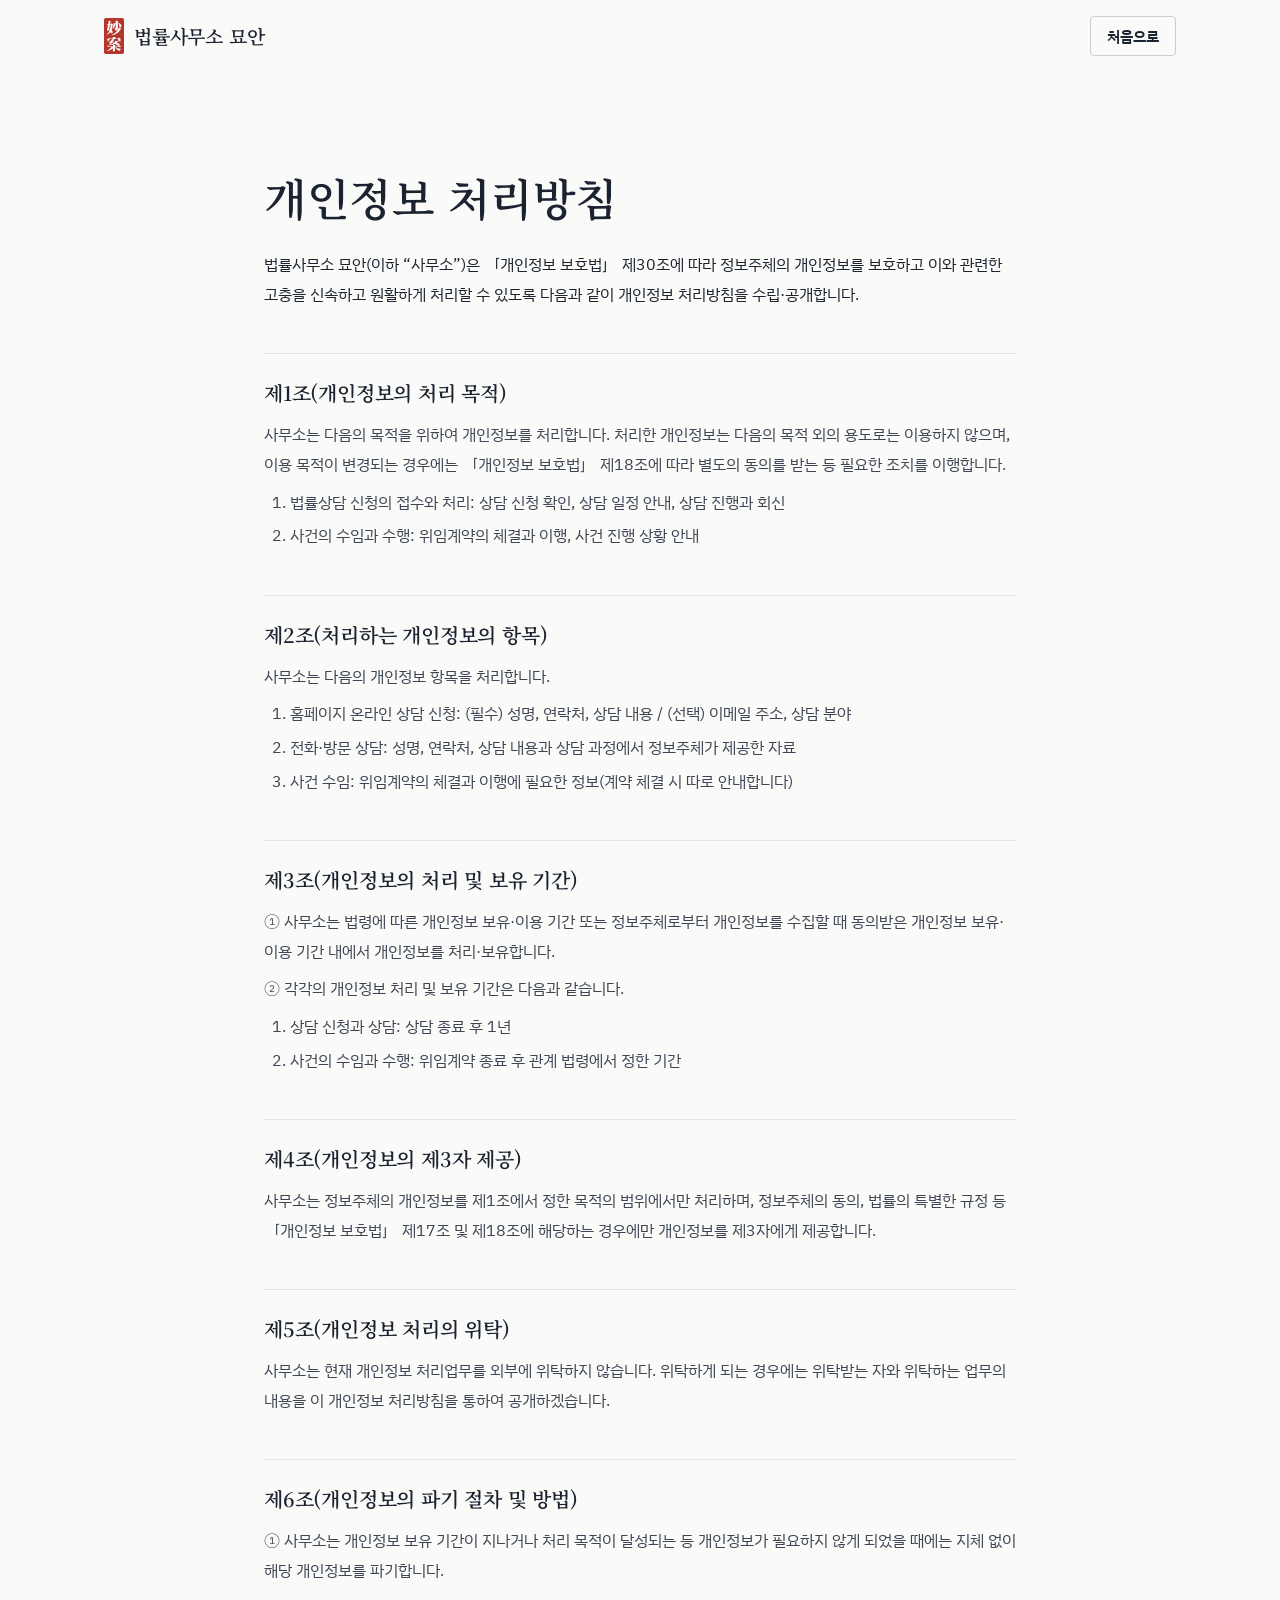
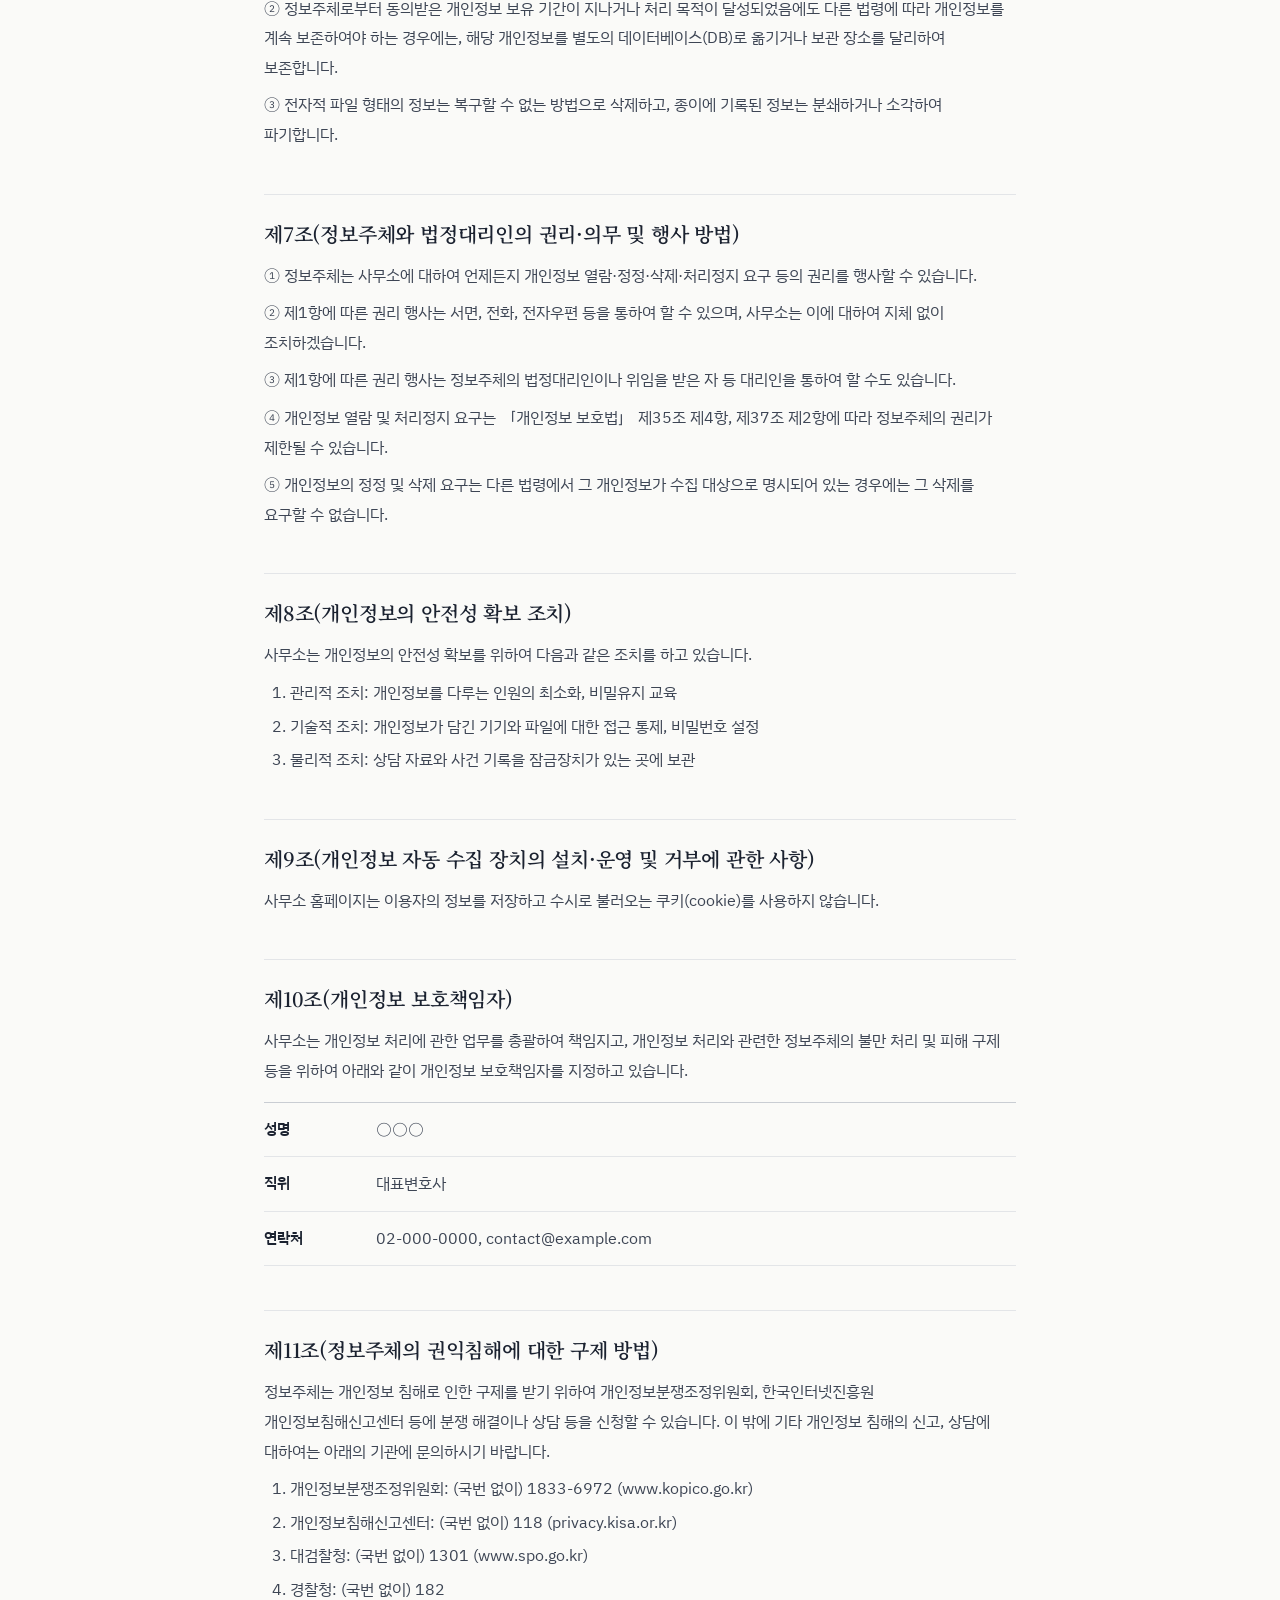
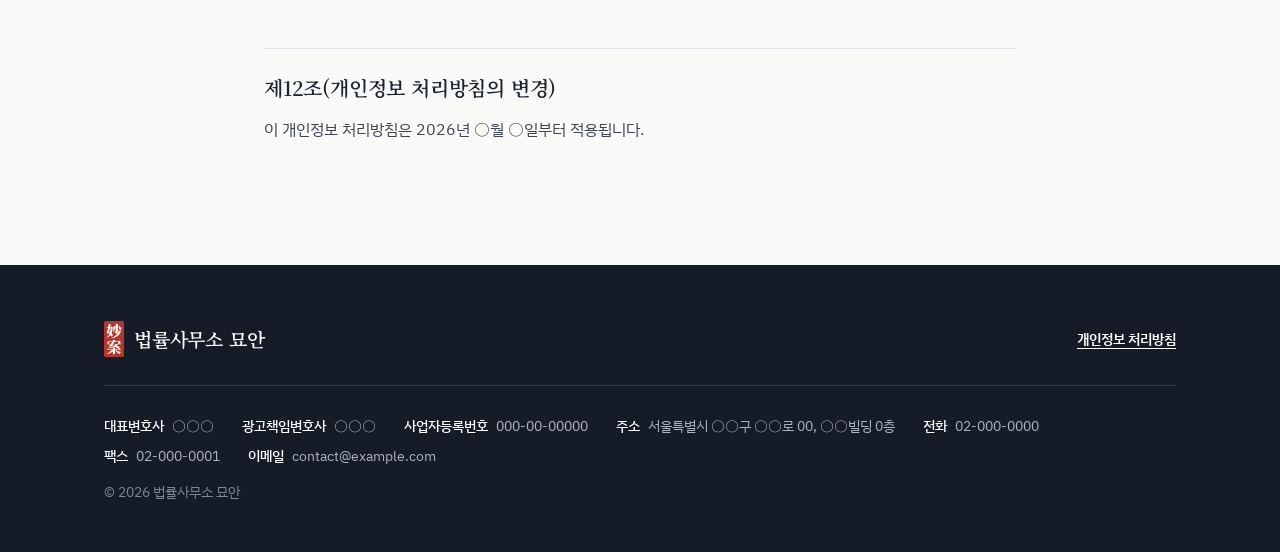
<file: myoan/privacy.html>
<!doctype html>
<html lang="ko">
<head>
  <meta charset="utf-8">
  <meta name="viewport" content="width=device-width, initial-scale=1">
  <title>개인정보 처리방침 | 법률사무소 묘안</title>
  <meta name="description" content="법률사무소 묘안의 개인정보 처리방침입니다.">
  <meta name="theme-color" content="#FAFAF8">
  <link rel="icon" href="assets/img/favicon.svg" type="image/svg+xml">
  <link rel="icon" href="assets/img/favicon-32.png" sizes="32x32" type="image/png">
  <link rel="apple-touch-icon" href="assets/img/apple-touch-icon.png">
  <link rel="preconnect" href="https://fonts.googleapis.com">
  <link rel="preconnect" href="https://fonts.gstatic.com" crossorigin>
  <link rel="stylesheet" href="https://fonts.googleapis.com/css2?family=IBM+Plex+Sans+KR:wght@400;500;600&family=Noto+Serif+KR:wght@500;600&display=swap">
  <link rel="stylesheet" href="assets/css/style.css">
  <script src="assets/js/main.js" defer></script>
</head>
<body>
  <a class="skip-link" href="#main">본문 바로가기</a>

  <header class="site-header">
    <div class="wrap header-inner">
      <a class="brand" href="index.html">
        <img src="assets/img/seal.svg" alt="" width="20" height="36">
        <span>법률사무소 묘안</span>
      </a>
      <a class="btn btn-ghost btn-sm" href="index.html">처음으로</a>
    </div>
  </header>

  <main id="main" class="doc">
    <div class="wrap">
      <h1>개인정보 처리방침</h1>
      <p class="doc-intro">법률사무소 묘안(이하 “사무소”)은 「개인정보 보호법」 제30조에 따라 정보주체의 개인정보를 보호하고 이와 관련한 고충을 신속하고 원활하게 처리할 수 있도록 다음과 같이 개인정보 처리방침을 수립·공개합니다.</p>

      <h2>제1조(개인정보의 처리 목적)</h2>
      <p>사무소는 다음의 목적을 위하여 개인정보를 처리합니다. 처리한 개인정보는 다음의 목적 외의 용도로는 이용하지 않으며, 이용 목적이 변경되는 경우에는 「개인정보 보호법」 제18조에 따라 별도의 동의를 받는 등 필요한 조치를 이행합니다.</p>
      <ol>
        <li>법률상담 신청의 접수와 처리: 상담 신청 확인, 상담 일정 안내, 상담 진행과 회신</li>
        <li>사건의 수임과 수행: 위임계약의 체결과 이행, 사건 진행 상황 안내</li>
      </ol>

      <h2>제2조(처리하는 개인정보의 항목)</h2>
      <p>사무소는 다음의 개인정보 항목을 처리합니다.</p>
      <ol>
        <li>홈페이지 온라인 상담 신청: (필수) 성명, 연락처, 상담 내용 / (선택) 이메일 주소, 상담 분야</li>
        <li>전화·방문 상담: 성명, 연락처, 상담 내용과 상담 과정에서 정보주체가 제공한 자료</li>
        <li>사건 수임: 위임계약의 체결과 이행에 필요한 정보(계약 체결 시 따로 안내합니다)</li>
      </ol>

      <h2>제3조(개인정보의 처리 및 보유 기간)</h2>
      <p>① 사무소는 법령에 따른 개인정보 보유·이용 기간 또는 정보주체로부터 개인정보를 수집할 때 동의받은 개인정보 보유·이용 기간 내에서 개인정보를 처리·보유합니다.</p>
      <p>② 각각의 개인정보 처리 및 보유 기간은 다음과 같습니다.</p>
      <ol>
        <li>상담 신청과 상담: 상담 종료 후 1년</li>
        <li>사건의 수임과 수행: 위임계약 종료 후 관계 법령에서 정한 기간</li>
      </ol>

      <h2>제4조(개인정보의 제3자 제공)</h2>
      <p>사무소는 정보주체의 개인정보를 제1조에서 정한 목적의 범위에서만 처리하며, 정보주체의 동의, 법률의 특별한 규정 등 「개인정보 보호법」 제17조 및 제18조에 해당하는 경우에만 개인정보를 제3자에게 제공합니다.</p>

      <h2>제5조(개인정보 처리의 위탁)</h2>
      <p>사무소는 현재 개인정보 처리업무를 외부에 위탁하지 않습니다. 위탁하게 되는 경우에는 위탁받는 자와 위탁하는 업무의 내용을 이 개인정보 처리방침을 통하여 공개하겠습니다.</p>

      <h2>제6조(개인정보의 파기 절차 및 방법)</h2>
      <p>① 사무소는 개인정보 보유 기간이 지나거나 처리 목적이 달성되는 등 개인정보가 필요하지 않게 되었을 때에는 지체 없이 해당 개인정보를 파기합니다.</p>
      <p>② 정보주체로부터 동의받은 개인정보 보유 기간이 지나거나 처리 목적이 달성되었음에도 다른 법령에 따라 개인정보를 계속 보존하여야 하는 경우에는, 해당 개인정보를 별도의 데이터베이스(DB)로 옮기거나 보관 장소를 달리하여 보존합니다.</p>
      <p>③ 전자적 파일 형태의 정보는 복구할 수 없는 방법으로 삭제하고, 종이에 기록된 정보는 분쇄하거나 소각하여 파기합니다.</p>

      <h2>제7조(정보주체와 법정대리인의 권리·의무 및 행사 방법)</h2>
      <p>① 정보주체는 사무소에 대하여 언제든지 개인정보 열람·정정·삭제·처리정지 요구 등의 권리를 행사할 수 있습니다.</p>
      <p>② 제1항에 따른 권리 행사는 서면, 전화, 전자우편 등을 통하여 할 수 있으며, 사무소는 이에 대하여 지체 없이 조치하겠습니다.</p>
      <p>③ 제1항에 따른 권리 행사는 정보주체의 법정대리인이나 위임을 받은 자 등 대리인을 통하여 할 수도 있습니다.</p>
      <p>④ 개인정보 열람 및 처리정지 요구는 「개인정보 보호법」 제35조 제4항, 제37조 제2항에 따라 정보주체의 권리가 제한될 수 있습니다.</p>
      <p>⑤ 개인정보의 정정 및 삭제 요구는 다른 법령에서 그 개인정보가 수집 대상으로 명시되어 있는 경우에는 그 삭제를 요구할 수 없습니다.</p>

      <h2>제8조(개인정보의 안전성 확보 조치)</h2>
      <p>사무소는 개인정보의 안전성 확보를 위하여 다음과 같은 조치를 하고 있습니다.</p>
      <ol>
        <li>관리적 조치: 개인정보를 다루는 인원의 최소화, 비밀유지 교육</li>
        <li>기술적 조치: 개인정보가 담긴 기기와 파일에 대한 접근 통제, 비밀번호 설정</li>
        <li>물리적 조치: 상담 자료와 사건 기록을 잠금장치가 있는 곳에 보관</li>
      </ol>

      <h2>제9조(개인정보 자동 수집 장치의 설치·운영 및 거부에 관한 사항)</h2>
      <p>사무소 홈페이지는 이용자의 정보를 저장하고 수시로 불러오는 쿠키(cookie)를 사용하지 않습니다.</p>

      <h2>제10조(개인정보 보호책임자)</h2>
      <p>사무소는 개인정보 처리에 관한 업무를 총괄하여 책임지고, 개인정보 처리와 관련한 정보주체의 불만 처리 및 피해 구제 등을 위하여 아래와 같이 개인정보 보호책임자를 지정하고 있습니다.</p>
      <dl class="doc-table">
        <div><dt>성명</dt><dd>○○○</dd></div>
        <div><dt>직위</dt><dd>대표변호사</dd></div>
        <div><dt>연락처</dt><dd>02-000-0000, contact@example.com</dd></div>
      </dl>

      <h2>제11조(정보주체의 권익침해에 대한 구제 방법)</h2>
      <p>정보주체는 개인정보 침해로 인한 구제를 받기 위하여 개인정보분쟁조정위원회, 한국인터넷진흥원 개인정보침해신고센터 등에 분쟁 해결이나 상담 등을 신청할 수 있습니다. 이 밖에 기타 개인정보 침해의 신고, 상담에 대하여는 아래의 기관에 문의하시기 바랍니다.</p>
      <ol>
        <li>개인정보분쟁조정위원회: (국번 없이) 1833-6972 (www.kopico.go.kr)</li>
        <li>개인정보침해신고센터: (국번 없이) 118 (privacy.kisa.or.kr)</li>
        <li>대검찰청: (국번 없이) 1301 (www.spo.go.kr)</li>
        <li>경찰청: (국번 없이) 182</li>
      </ol>

      <h2>제12조(개인정보 처리방침의 변경)</h2>
      <p>이 개인정보 처리방침은 2026년 ○월 ○일부터 적용됩니다.</p>
    </div>
  </main>

  <footer class="site-footer">
    <div class="wrap">
      <div class="footer-top">
        <a class="brand brand-light" href="index.html">
          <img src="assets/img/seal.svg" alt="" width="20" height="36">
          <span>법률사무소 묘안</span>
        </a>
        <a class="footer-policy" href="privacy.html" aria-current="page">개인정보 처리방침</a>
      </div>
      <dl class="footer-info">
        <div><dt>대표변호사</dt><dd>○○○</dd></div>
        <div><dt>광고책임변호사</dt><dd>○○○</dd></div>
        <div><dt>사업자등록번호</dt><dd>000-00-00000</dd></div>
        <div><dt>주소</dt><dd>서울특별시 ○○구 ○○로 00, ○○빌딩 0층</dd></div>
        <div><dt>전화</dt><dd>02-000-0000</dd></div>
        <div><dt>팩스</dt><dd>02-000-0001</dd></div>
        <div><dt>이메일</dt><dd>contact@example.com</dd></div>
      </dl>
      <p class="copyright">© <span data-year>2026</span> 법률사무소 묘안</p>
    </div>
  </footer>
</body>
</html>
</file>
<file: myoan/assets/css/style.css>
/* ==========================================================================
   법률사무소 묘안 — 기본 스타일
   색과 글꼴은 :root 의 변수만 바꾸면 사이트 전체에 반영됩니다.
   ========================================================================== */

:root {
  --paper: #FAFAF8;       /* 바탕 */
  --surface: #FFFFFF;     /* 입력 양식 등 떠 있는 면 */
  --ink: #1B2230;         /* 제목·선 (먹색) */
  --ink-2: #3D4554;       /* 본문 */
  --muted: #5F6673;       /* 보조 글 */
  --rule: #E3E5E8;        /* 가는 구분선 */
  --rule-strong: #C9CDD3; /* 테두리 */
  --mist: #F1F2F3;        /* 구역 바탕 */
  --seal: #B4362C;        /* 인주색 — 인장과 오류 표시에만 사용 */
  --night: #161C27;       /* 바닥글 */

  --serif: "Noto Serif KR", "Nanum Myeongjo", "AppleMyungjo", serif;
  --sans: "IBM Plex Sans KR", "Apple SD Gothic Neo", "Malgun Gothic", "맑은 고딕", system-ui, sans-serif;

  --wrap: 1120px;
  --gutter: 24px;
  --header-h: 72px;
  --radius: 4px;
}

/* 기본값 ------------------------------------------------------------------ */
*, *::before, *::after { box-sizing: border-box; }

html {
  -webkit-text-size-adjust: 100%;
  scroll-behavior: smooth;
  scroll-padding-top: calc(var(--header-h) + 16px);
}

body {
  margin: 0;
  background: var(--paper);
  color: var(--ink-2);
  font-family: var(--sans);
  font-size: 17px;
  line-height: 1.8;
  word-break: keep-all;
  overflow-wrap: break-word;
  -webkit-font-smoothing: antialiased;
}

body.menu-open { overflow: hidden; }

img, svg { display: block; max-width: 100%; }
a { color: inherit; }
a[href^="tel:"] { white-space: nowrap; }
p, figure { margin: 0; }
ul, ol, dl, dd { margin: 0; padding: 0; }
ul, ol { list-style: none; }

h1, h2, h3 {
  margin: 0;
  font-family: var(--serif);
  font-weight: 600;
  color: var(--ink);
  letter-spacing: -0.01em;
}

:focus-visible { outline: 2px solid var(--ink); outline-offset: 3px; }

.wrap {
  max-width: var(--wrap);
  margin: 0 auto;
  padding: 0 var(--gutter);
}

.sr-only {
  position: absolute;
  width: 1px; height: 1px;
  margin: -1px; padding: 0;
  overflow: hidden;
  clip: rect(0 0 0 0);
  white-space: nowrap;
  border: 0;
}

.skip-link {
  position: absolute;
  top: -60px; left: 16px;
  z-index: 100;
  padding: 10px 16px;
  background: var(--ink);
  color: #fff;
  border-radius: var(--radius);
  text-decoration: none;
}
.skip-link:focus { top: 12px; }

/* 버튼 -------------------------------------------------------------------- */
.btn {
  display: inline-flex;
  align-items: center;
  justify-content: center;
  height: 52px;
  padding: 0 24px;
  border: 1px solid transparent;
  border-radius: var(--radius);
  font: 600 16px/1 var(--sans);
  text-decoration: none;
  white-space: nowrap;
  cursor: pointer;
  transition: background-color .15s, border-color .15s, color .15s;
}
.btn-primary { background: var(--ink); color: #fff; }
.btn-primary:hover { background: #2D3648; }
.btn-ghost { background: transparent; color: var(--ink); border-color: var(--rule-strong); }
.btn-ghost:hover { border-color: var(--ink); background: var(--surface); }
.btn-block { width: 100%; }
.btn-sm { height: 40px; padding: 0 16px; font-size: 15px; }

/* 머리글 ------------------------------------------------------------------ */
.site-header {
  position: sticky;
  top: 0;
  z-index: 50;
  background: var(--paper);
  border-bottom: 1px solid transparent;
  transition: border-color .2s;
}
.site-header.is-scrolled { border-bottom-color: var(--rule); }

.header-inner {
  display: flex;
  align-items: center;
  justify-content: space-between;
  gap: 24px;
  height: var(--header-h);
}

.brand {
  display: inline-flex;
  align-items: center;
  gap: 10px;
  color: var(--ink);
  font-family: var(--serif);
  font-size: 19px;
  font-weight: 600;
  letter-spacing: -0.01em;
  text-decoration: none;
}
.brand img { width: 20px; height: auto; }

.nav { display: flex; align-items: center; gap: 32px; }
.nav ul { display: flex; gap: 26px; }
.nav ul a {
  position: relative;
  padding: 6px 0;
  color: var(--ink-2);
  font-size: 15px;
  font-weight: 500;
  text-decoration: none;
}
.nav ul a:hover,
.nav ul a[aria-current="true"] { color: var(--ink); }
.nav ul a[aria-current="true"]::after {
  content: "";
  position: absolute;
  left: 0; right: 0; bottom: -2px;
  height: 1.5px;
  background: var(--ink);
}
.nav-cta { height: 42px; padding: 0 18px; font-size: 15px; }

.menu-toggle { display: none; }

/* 첫 화면 ----------------------------------------------------------------- */
.hero { padding: clamp(56px, 9vw, 120px) 0 clamp(32px, 5vw, 64px); }

.hero h1 {
  max-width: 14em;
  font-size: clamp(34px, 5.6vw, 66px);
  line-height: 1.3;
  letter-spacing: -0.025em;
}

.hero-lede {
  max-width: 33em;
  margin-top: 28px;
  font-size: clamp(17px, 1.6vw, 19px);
}

.hero-actions { display: flex; flex-wrap: wrap; gap: 12px; margin-top: 40px; }

/* 엉킨 실이 곧은 선으로 풀려 인장에 닿는 그림 */
.thread {
  --thread-h: 120px;
  display: flex;
  align-items: center;
  height: var(--thread-h);
  margin-top: clamp(40px, 7vw, 88px);
}
.thread svg { flex: 1; min-width: 0; height: 100%; }
.thread path {
  fill: none;
  stroke: var(--ink);
  stroke-width: 1.7;
  stroke-linecap: round;
  stroke-linejoin: round;
  stroke-dasharray: 1;
  stroke-dashoffset: 1;
  animation: thread-draw 2.4s cubic-bezier(.55, .1, .3, 1) .3s forwards;
}
.thread-seal {
  flex: none;
  width: 40px;
  height: auto;
  opacity: 0;
  transform: scale(1.4);
  animation: seal-stamp .45s cubic-bezier(.2, .8, .3, 1.1) 2.65s forwards;
}
@keyframes thread-draw { to { stroke-dashoffset: 0; } }
@keyframes seal-stamp {
  50% { opacity: 1; }
  to { opacity: 1; transform: scale(1); }
}

/* 구역 공통 --------------------------------------------------------------- */
.section {
  padding: clamp(72px, 10vw, 128px) 0;
  border-top: 1px solid var(--rule);
}

.split {
  display: grid;
  grid-template-columns: minmax(0, 4fr) minmax(0, 8fr);
  gap: clamp(32px, 6vw, 96px);
}

.split-side h2,
.section-head h2,
.lawyer-body h2,
.contact-info h2 {
  font-size: clamp(28px, 3.2vw, 40px);
  line-height: 1.3;
}

.side-lede {
  max-width: 22em;
  margin-top: 16px;
  color: var(--muted);
  font-size: 16px;
  line-height: 1.75;
}

.sticky { position: sticky; top: calc(var(--header-h) + 40px); }

.prose p + p { margin-top: 1.1em; }

.lede {
  color: var(--ink);
  font-family: var(--serif);
  font-size: clamp(19px, 1.9vw, 23px);
  font-weight: 500;
  line-height: 1.7;
}

.dash-list li { position: relative; padding-left: 18px; }
.dash-list li + li { margin-top: 6px; }
.dash-list li::before {
  content: "";
  position: absolute;
  top: .9em; left: 0;
  width: 8px; height: 1px;
  background: var(--muted);
}

/* 사무소 소개 ------------------------------------------------------------- */
.entry {
  max-width: 17em;
  margin-top: 40px;
  padding-top: 20px;
  border-top: 1px solid var(--rule-strong);
}
.entry dt { display: flex; align-items: baseline; gap: 10px; }
.entry-word { color: var(--ink); font-family: var(--serif); font-size: 24px; font-weight: 600; }
.entry-hanja { color: var(--muted); font-family: var(--serif); font-size: 19px; font-weight: 500; }
.entry dd { margin-top: 8px; font-size: 15px; }
.entry-pos {
  display: inline-block;
  margin-right: 8px;
  padding: 3px 6px;
  border: 1px solid var(--rule-strong);
  border-radius: 3px;
  color: var(--muted);
  font-size: 12px;
  line-height: 1;
  vertical-align: 2px;
}

.principles {
  display: grid;
  grid-template-columns: repeat(4, minmax(0, 1fr));
  gap: 32px;
  margin-top: clamp(56px, 7vw, 96px);
}
.principles li { padding-top: 20px; border-top: 1.5px solid var(--ink); }
.principles h3 { font-size: 19px; line-height: 1.45; }
.principles p { margin-top: 10px; font-size: 15.5px; line-height: 1.75; }

/* 업무분야 ---------------------------------------------------------------- */
.areas { border-top: 1.5px solid var(--ink); }
.area {
  display: grid;
  grid-template-columns: minmax(0, 3fr) minmax(0, 7fr);
  gap: 24px;
  padding: 32px 0;
  border-bottom: 1px solid var(--rule);
}
.area h3 { font-size: 23px; line-height: 1.4; }
.area-body > p { color: var(--ink); }
.area-items {
  display: grid;
  grid-template-columns: repeat(2, minmax(0, 1fr));
  gap: 4px 24px;
  margin-top: 14px;
}
.area-items li {
  position: relative;
  padding-left: 16px;
  color: var(--muted);
  font-size: 15px;
}
.area-items li::before {
  content: "";
  position: absolute;
  top: .9em; left: 0;
  width: 7px; height: 1px;
  background: var(--rule-strong);
}

/* 변호사 소개 ------------------------------------------------------------- */
.lawyer-grid {
  display: grid;
  grid-template-columns: minmax(0, 5fr) minmax(0, 7fr);
  gap: clamp(32px, 6vw, 96px);
  align-items: start;
}

.portrait {
  position: relative;
  aspect-ratio: 4 / 5;
  overflow: hidden;
  background: var(--mist);
  border-radius: 2px;
}
.portrait > img {
  position: absolute;
  inset: 0;
  z-index: 1;
  width: 100%; height: 100%;
  object-fit: cover;
}
.portrait-fallback { position: absolute; inset: 0; display: grid; place-items: center; }
.portrait-fallback img { width: 52px; height: auto; }

.lawyer-name {
  display: flex;
  align-items: baseline;
  gap: 12px;
  margin: 28px 0 24px;
  color: var(--ink);
  font-family: var(--serif);
  font-size: 30px;
  font-weight: 600;
  line-height: 1.3;
}
.lawyer-name span { color: var(--muted); font-family: var(--sans); font-size: 15px; font-weight: 500; }

.career { margin-top: 40px; border-top: 1px solid var(--rule-strong); }
.career > div {
  display: grid;
  grid-template-columns: 88px minmax(0, 1fr);
  gap: 16px;
  padding: 16px 0;
  border-bottom: 1px solid var(--rule);
}
.career dt { color: var(--ink); font-size: 15px; font-weight: 600; }
.career li { font-size: 15.5px; }

/* 진행 절차 --------------------------------------------------------------- */
.section-head {
  display: flex;
  flex-wrap: wrap;
  align-items: baseline;
  justify-content: space-between;
  gap: 12px 24px;
}
.section-head p { color: var(--muted); font-size: 16px; }

.steps {
  position: relative;
  display: grid;
  grid-template-columns: repeat(5, minmax(0, 1fr));
  gap: 28px;
  margin-top: 56px;
}
.steps::before {
  content: "";
  position: absolute;
  top: 7px; left: 0; right: 0;
  height: 1px;
  background: var(--rule-strong);
}
.steps li { position: relative; padding-top: 40px; }
.steps li::before {
  content: "";
  position: absolute;
  top: 0; left: 0;
  width: 15px; height: 15px;
  background: var(--paper);
  border: 1.5px solid var(--ink);
  border-radius: 50%;
}
.steps li:last-child::before { background: var(--ink); }
.step-no { display: block; color: var(--muted); font-family: var(--serif); font-size: 15px; font-weight: 500; }
.steps h3 { margin-top: 2px; font-size: 20px; line-height: 1.45; }
.steps p { margin-top: 8px; font-size: 15px; line-height: 1.75; }

/* 상담 안내 --------------------------------------------------------------- */
.contact { background: var(--mist); border-top: 0; }

.contact-grid {
  display: grid;
  grid-template-columns: minmax(0, 5fr) minmax(0, 7fr);
  gap: clamp(32px, 6vw, 80px);
  align-items: start;
}

.contact-list { margin-top: 36px; border-top: 1px solid var(--rule-strong); }
.contact-list > div {
  display: grid;
  grid-template-columns: 88px minmax(0, 1fr);
  gap: 16px;
  align-items: baseline;
  padding: 16px 0;
  border-bottom: 1px solid var(--rule-strong);
}
.contact-list dt { color: var(--ink); font-size: 15px; font-weight: 600; }
.contact-list a { text-decoration-color: var(--rule-strong); text-underline-offset: 4px; }
.phone {
  color: var(--ink);
  font-family: var(--serif);
  font-size: 26px;
  font-weight: 600;
  line-height: 1.3;
  text-decoration: none;
}

.prepare { margin-top: 40px; }
.prepare h3 { font-size: 18px; line-height: 1.5; }
.prepare ul { margin-top: 12px; font-size: 15.5px; }

.consult-form {
  padding: clamp(24px, 3.5vw, 44px);
  background: var(--surface);
  border: 1px solid var(--rule);
  border-radius: 8px;
}
.form-title { font-size: 24px; line-height: 1.4; }
.form-help { margin-top: 6px; color: var(--muted); font-size: 15px; }

.field { margin-top: 22px; }
.field-row { display: grid; grid-template-columns: repeat(2, minmax(0, 1fr)); gap: 0 16px; }
.field label {
  display: block;
  margin-bottom: 8px;
  color: var(--ink);
  font-size: 15px;
  font-weight: 600;
  line-height: 1.5;
}
.req { color: var(--muted); font-size: 13px; font-weight: 400; }

.field input,
.field select,
.field textarea {
  width: 100%;
  padding: 12px 14px;
  background: var(--surface);
  color: var(--ink);
  border: 1px solid var(--rule-strong);
  border-radius: var(--radius);
  font: 400 16px/1.5 var(--sans);
  transition: border-color .15s, box-shadow .15s;
}
.field textarea { min-height: 160px; resize: vertical; }
.field select {
  appearance: none;
  padding-right: 40px;
  background-image: url("data:image/svg+xml,%3Csvg xmlns='http://www.w3.org/2000/svg' width='12' height='8' viewBox='0 0 12 8'%3E%3Cpath d='M1 1.5l5 5 5-5' fill='none' stroke='%231B2230' stroke-width='1.5'/%3E%3C/svg%3E");
  background-repeat: no-repeat;
  background-position: right 14px center;
}
.field input::placeholder { color: #9AA0AA; }
.field input:focus,
.field select:focus,
.field textarea:focus {
  outline: none;
  border-color: var(--ink);
  box-shadow: 0 0 0 3px rgba(27, 34, 48, .12);
}
.field [aria-invalid="true"] { border-color: var(--seal); }
.field [aria-invalid="true"]:focus { box-shadow: 0 0 0 3px rgba(180, 54, 44, .15); }

.field-hint {
  display: flex;
  justify-content: space-between;
  gap: 16px;
  margin-top: 8px;
  color: var(--muted);
  font-size: 14px;
  line-height: 1.6;
}
.count { flex: none; font-variant-numeric: tabular-nums; }
.field-error { margin-top: 6px; color: var(--seal); font-size: 14px; line-height: 1.6; }

.consent { margin-top: 26px; padding-top: 20px; border-top: 1px solid var(--rule); }
.check { display: flex; align-items: flex-start; gap: 10px; color: var(--ink); font-size: 15px; font-weight: 500; cursor: pointer; }
.check input { flex: none; width: 18px; height: 18px; margin: 4px 0 0; accent-color: var(--ink); }
.consent details { margin-top: 10px; padding-left: 28px; font-size: 14px; }
.consent summary { width: fit-content; color: var(--muted); cursor: pointer; text-decoration: underline; text-underline-offset: 3px; }
.consent details p { margin-top: 10px; color: var(--muted); line-height: 1.7; }
.consent .field-error { padding-left: 28px; }
.consent-table { width: 100%; margin-top: 10px; border-collapse: collapse; line-height: 1.6; }
.consent-table th,
.consent-table td { padding: 10px 12px; border: 1px solid var(--rule); text-align: left; vertical-align: top; }
.consent-table th { width: 32%; background: var(--paper); color: var(--ink); font-weight: 600; }

.consult-form .btn-block { margin-top: 28px; }
.form-note { margin-top: 12px; color: var(--muted); font-size: 14px; line-height: 1.6; }

.form-status {
  margin-top: 20px;
  padding: 18px 20px;
  background: var(--paper);
  border: 1px solid var(--rule-strong);
  border-radius: var(--radius);
  font-size: 15px;
  line-height: 1.7;
}
.form-status-title { color: var(--ink); font-weight: 600; }
.form-status .btn { margin-top: 12px; }

/* 오시는 길 --------------------------------------------------------------- */
.address {
  color: var(--ink);
  font-family: var(--serif);
  font-size: clamp(21px, 2.2vw, 26px);
  font-weight: 600;
  line-height: 1.5;
}
.ways { margin-top: 28px; border-top: 1px solid var(--rule-strong); }
.ways > div {
  display: grid;
  grid-template-columns: 88px minmax(0, 1fr);
  gap: 16px;
  padding: 14px 0;
  border-bottom: 1px solid var(--rule);
}
.ways dt { color: var(--ink); font-size: 15px; font-weight: 600; }
.ways dd { font-size: 15.5px; }
.map-links { display: flex; flex-wrap: wrap; gap: 12px; margin-top: 32px; }

/* 바닥글 ------------------------------------------------------------------ */
.site-footer {
  padding: 56px 0 48px;
  background: var(--night);
  color: #AEB4BE;
  font-size: 14px;
  line-height: 1.7;
}
.footer-top {
  display: flex;
  flex-wrap: wrap;
  align-items: center;
  justify-content: space-between;
  gap: 16px;
  padding-bottom: 28px;
  border-bottom: 1px solid rgba(255, 255, 255, .12);
}
.brand-light { color: #fff; }
.footer-policy { color: #fff; font-weight: 600; text-underline-offset: 4px; }
.footer-info {
  display: flex;
  flex-wrap: wrap;
  gap: 6px 28px;
  margin-top: 28px;
}
.footer-info > div { display: flex; gap: 8px; }
.footer-info dt { color: #fff; font-weight: 500; }
.disclaimer { max-width: 52em; margin-top: 24px; }
.copyright { margin-top: 12px; color: #7F8792; }

.mobile-cta { display: none; }

/* 문서 페이지(개인정보 처리방침) ----------------------------------------- */
.doc { padding: clamp(48px, 8vw, 96px) 0 clamp(72px, 10vw, 120px); }
.doc .wrap { max-width: 800px; }
.doc h1 { font-size: clamp(30px, 4vw, 44px); line-height: 1.3; }
.doc-intro { margin-top: 24px; color: var(--ink); }
.doc h2 {
  margin-top: 44px;
  padding-top: 24px;
  border-top: 1px solid var(--rule);
  font-size: 20px;
  line-height: 1.5;
}
.doc h2 + * { margin-top: 12px; }
.doc p + p { margin-top: 8px; }
.doc p, .doc li, .doc dd { font-size: 16px; line-height: 1.85; }
.doc ol { margin-top: 8px; padding-left: 1.5em; list-style: decimal; }
.doc ol li + li { margin-top: 4px; }
.doc-table { margin-top: 16px; border-top: 1px solid var(--rule-strong); }
.doc-table > div {
  display: grid;
  grid-template-columns: 96px minmax(0, 1fr);
  gap: 16px;
  padding: 12px 0;
  border-bottom: 1px solid var(--rule);
}
.doc-table dt { color: var(--ink); font-size: 15px; font-weight: 600; }

/* 반응형 ------------------------------------------------------------------ */
@media (max-width: 1080px) {
  .menu-toggle {
    display: inline-flex;
    align-items: center;
    justify-content: center;
    width: 44px; height: 44px;
    margin-right: -10px;
    padding: 0;
    background: none;
    border: 0;
    color: var(--ink);
    cursor: pointer;
  }
  .menu-icon,
  .menu-icon::before,
  .menu-icon::after {
    display: block;
    width: 22px; height: 1.5px;
    background: currentColor;
    transition: transform .2s, background-color .2s;
  }
  .menu-icon { position: relative; }
  .menu-icon::before,
  .menu-icon::after { content: ""; position: absolute; left: 0; }
  .menu-icon::before { top: -7px; }
  .menu-icon::after { top: 7px; }
  .menu-toggle[aria-expanded="true"] .menu-icon { background-color: transparent; }
  .menu-toggle[aria-expanded="true"] .menu-icon::before { transform: translateY(7px) rotate(45deg); }
  .menu-toggle[aria-expanded="true"] .menu-icon::after { transform: translateY(-7px) rotate(-45deg); }

  .nav {
    position: fixed;
    top: var(--header-h); left: 0; right: 0; bottom: 0;
    flex-direction: column;
    align-items: stretch;
    gap: 0;
    padding: 8px var(--gutter) 40px;
    overflow-y: auto;
    background: var(--paper);
    border-top: 1px solid var(--rule);
    visibility: hidden;
    opacity: 0;
    transform: translateY(-8px);
    transition: opacity .2s, transform .2s, visibility 0s .2s;
  }
  .nav.is-open {
    visibility: visible;
    opacity: 1;
    transform: none;
    transition: opacity .2s, transform .2s;
  }
  .nav ul { flex-direction: column; gap: 0; }
  .nav ul a {
    display: block;
    padding: 16px 0;
    border-bottom: 1px solid var(--rule);
    font-size: 18px;
  }
  .nav ul a[aria-current="true"]::after { display: none; }
  .nav-cta { height: 52px; margin-top: 28px; font-size: 16px; }
}

@media (max-width: 900px) {
  .split,
  .lawyer-grid,
  .contact-grid { grid-template-columns: minmax(0, 1fr); }
  .sticky { position: static; }
  .principles { grid-template-columns: repeat(2, minmax(0, 1fr)); gap: 36px 28px; }
  .portrait { max-width: 360px; }
  .portrait.is-empty { display: none; } /* 사진이 없으면 좁은 화면에서는 빈 칸을 숨김 */

  .steps { grid-template-columns: minmax(0, 1fr); gap: 0; margin-top: 40px; }
  .steps::before { top: 8px; bottom: 8px; left: 7px; right: auto; width: 1px; height: auto; }
  .steps li { padding: 0 0 32px 44px; }
  .steps li:last-child { padding-bottom: 0; }
  .steps li::before { top: 6px; }
}

@media (max-width: 760px) {
  :root { --gutter: 20px; --header-h: 64px; }
  body { font-size: 16px; }

  .thread { --thread-h: 72px; }
  .thread-seal { width: 26px; }

  .area { grid-template-columns: minmax(0, 1fr); gap: 10px; padding: 28px 0; }
  .field-row { grid-template-columns: minmax(0, 1fr); }

  .mobile-cta {
    position: fixed;
    left: 0; right: 0; bottom: 0;
    z-index: 40;
    display: grid;
    grid-template-columns: 1fr 1fr;
    gap: 8px;
    padding: 10px var(--gutter) calc(10px + env(safe-area-inset-bottom));
    background: var(--paper);
    border-top: 1px solid var(--rule);
    transform: translateY(110%);
    transition: transform .25s;
  }
  .mobile-cta.is-visible { transform: none; }
  .mobile-cta .btn { height: 48px; }
  .site-footer { padding-bottom: calc(100px + env(safe-area-inset-bottom)); }
}

@media (max-width: 560px) {
  .principles { grid-template-columns: minmax(0, 1fr); gap: 28px; }
  .area-items { grid-template-columns: minmax(0, 1fr); }
  .hero-actions .btn { flex: 1 1 100%; }
  .footer-info { flex-direction: column; }
  .field-hint { flex-direction: column; gap: 4px; }
  .count { align-self: flex-end; }
}

@media (prefers-reduced-motion: reduce) {
  html { scroll-behavior: auto; }
  .thread path { animation: none; stroke-dashoffset: 0; }
  .thread-seal { animation: none; opacity: 1; transform: none; }
  .nav, .mobile-cta { transition: none; }
}

@media print {
  .site-header, .thread, .mobile-cta, .consult-form, .map-links { display: none; }
  .section { padding: 32px 0; }
}
</file>
